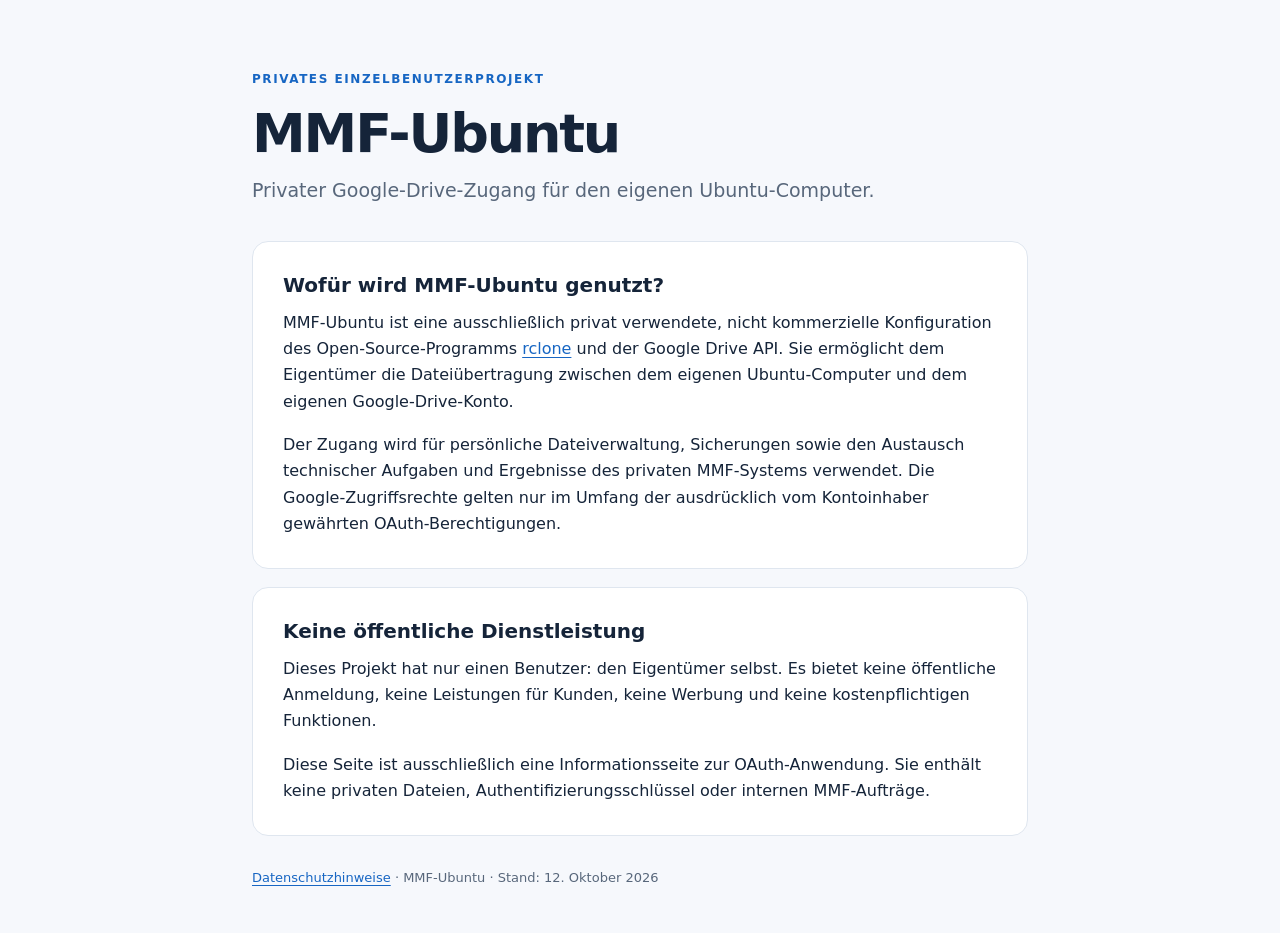
<file: index.html>
<!doctype html>
<html lang="de">
<head>
  <meta charset="utf-8">
  <meta name="viewport" content="width=device-width,initial-scale=1">
  <meta name="robots" content="noindex,nofollow">
  <meta name="description" content="MMF-Ubuntu: private, nicht kommerzielle Verbindung des eigenen Ubuntu-Computers mit dem persönlichen Google Drive über rclone.">
  <title>MMF-Ubuntu – Privater Google-Drive-Zugang</title>
  <link rel="stylesheet" href="style.css">
</head>
<body>
  <main class="wrap">
    <div class="eyebrow">Privates Einzelbenutzerprojekt</div>
    <h1>MMF-Ubuntu</h1>
    <p class="intro">Privater Google-Drive-Zugang für den eigenen Ubuntu-Computer.</p>
    <section class="card">
      <h2>Wofür wird MMF-Ubuntu genutzt?</h2>
      <p>MMF-Ubuntu ist eine ausschließlich privat verwendete, nicht kommerzielle Konfiguration des Open-Source-Programms <a href="https://rclone.org/" rel="noopener noreferrer">rclone</a> und der Google Drive API. Sie ermöglicht dem Eigentümer die Dateiübertragung zwischen dem eigenen Ubuntu-Computer und dem eigenen Google-Drive-Konto.</p>
      <p>Der Zugang wird für persönliche Dateiverwaltung, Sicherungen sowie den Austausch technischer Aufgaben und Ergebnisse des privaten MMF-Systems verwendet. Die Google-Zugriffsrechte gelten nur im Umfang der ausdrücklich vom Kontoinhaber gewährten OAuth-Berechtigungen.</p>
    </section>
    <section class="card">
      <h2>Keine öffentliche Dienstleistung</h2>
      <p>Dieses Projekt hat nur einen Benutzer: den Eigentümer selbst. Es bietet keine öffentliche Anmeldung, keine Leistungen für Kunden, keine Werbung und keine kostenpflichtigen Funktionen.</p>
      <p>Diese Seite ist ausschließlich eine Informationsseite zur OAuth-Anwendung. Sie enthält keine privaten Dateien, Authentifizierungsschlüssel oder internen MMF-Aufträge.</p>
    </section>
    <footer>
      <a href="datenschutz.html">Datenschutzhinweise</a>
      <span> · </span>
      <span>MMF-Ubuntu · Stand: 12. Oktober 2026</span>
    </footer>
  </main>
</body>
</html>
</file>
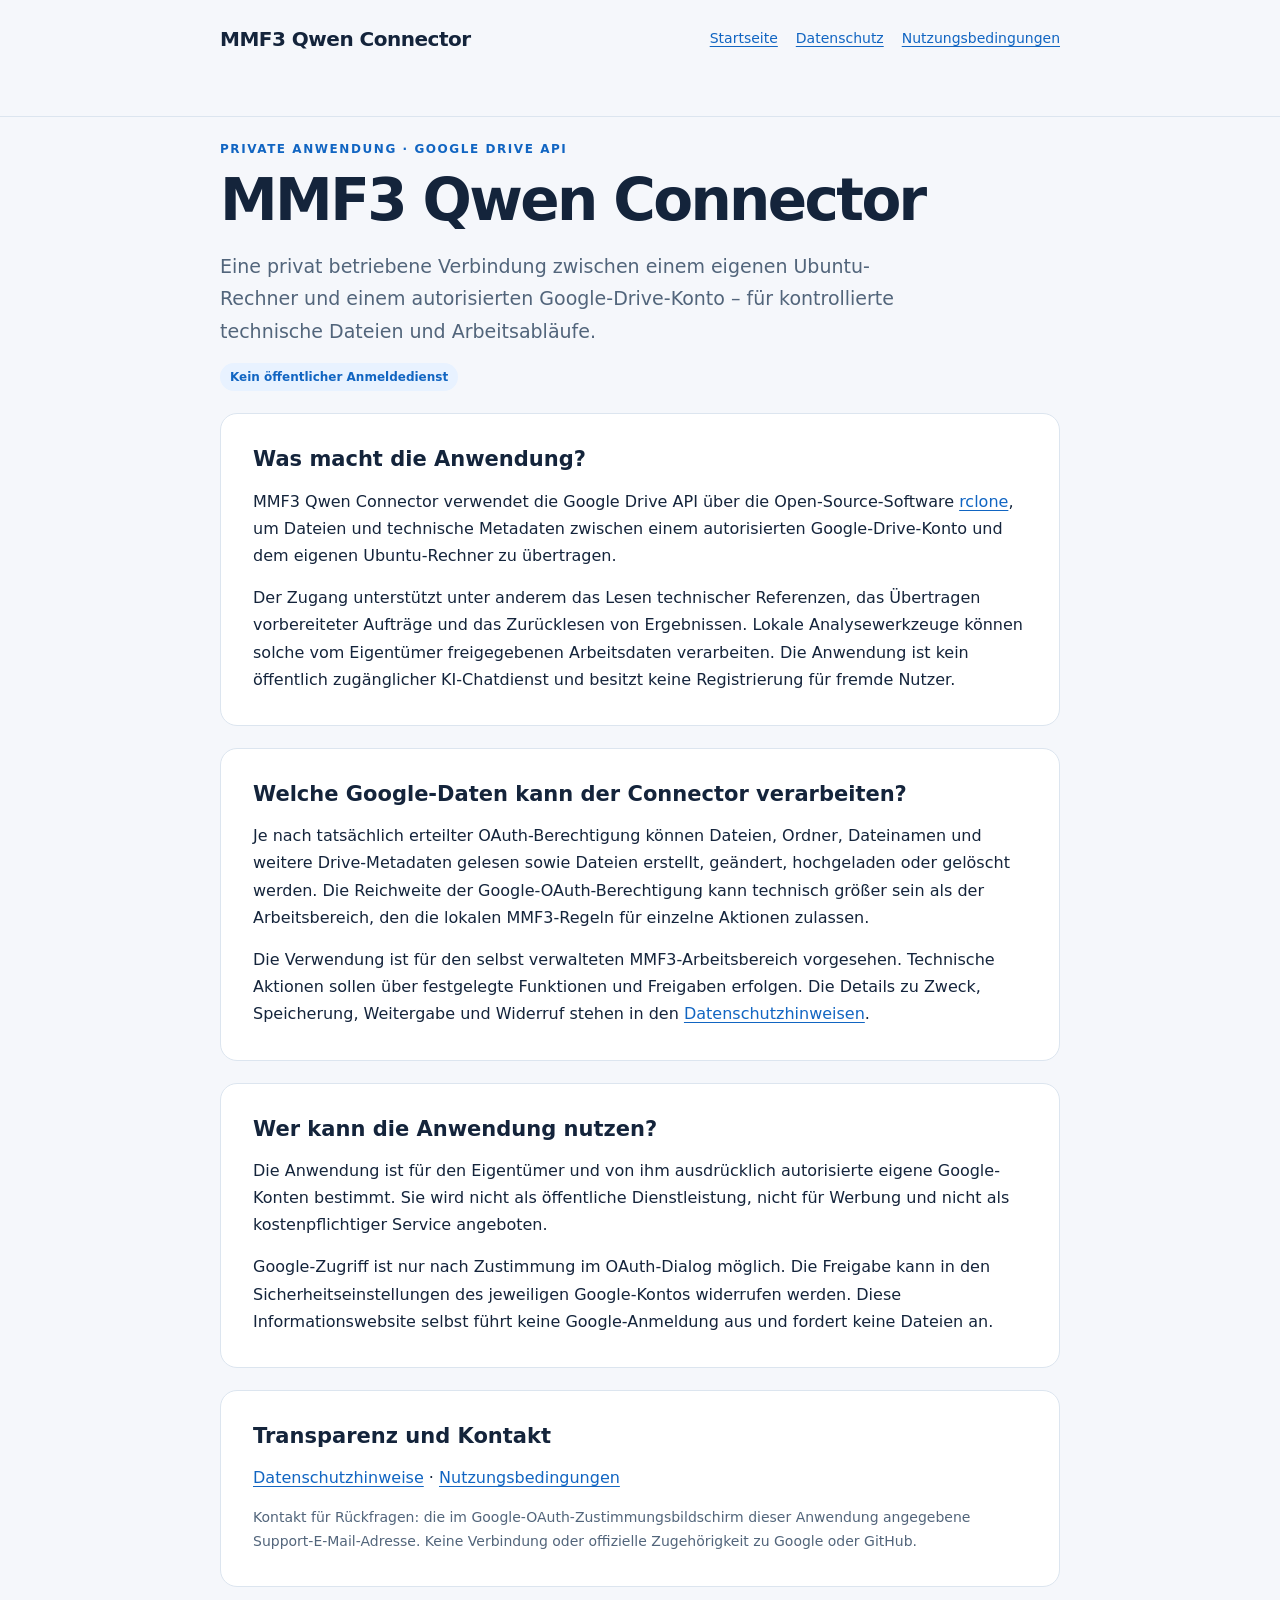
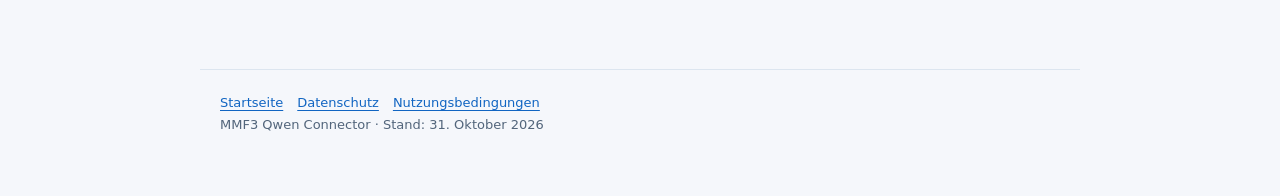
<file: mmf3/index.html>
<!doctype html>
<html lang="de">
<head>
  <meta charset="utf-8">
  <meta name="viewport" content="width=device-width, initial-scale=1">
  <meta name="description" content="MMF3 Qwen Connector: privater, lokal betriebener Google-Drive-Zugang für die technische Zusammenarbeit zwischen Ubuntu, rclone und lokal unterstützten MMF3-Workflows.">
  <title>MMF3 Qwen Connector – Privater Google-Drive-Zugang</title>
  <link rel="stylesheet" href="style.css">
</head>
<body>
  <header><div class="wrap header-row"><a class="brand" href="index.html">MMF3 Qwen Connector</a><nav aria-label="Hauptnavigation"><a href="index.html" aria-current="page">Startseite</a><a href="datenschutz.html">Datenschutz</a><a href="nutzungsbedingungen.html">Nutzungsbedingungen</a></nav></div></header>
  <main class="wrap">
    <div class="eyebrow">Private Anwendung · Google Drive API</div>
    <h1 class="hero">MMF3 Qwen Connector</h1>
    <p class="lede">Eine privat betriebene Verbindung zwischen einem eigenen Ubuntu-Rechner und einem autorisierten Google-Drive-Konto – für kontrollierte technische Dateien und Arbeitsabläufe.</p>
    <span class="badge">Kein öffentlicher Anmeldedienst</span>
    <section class="card">
      <h2>Was macht die Anwendung?</h2>
      <p>MMF3 Qwen Connector verwendet die Google Drive API über die Open-Source-Software <a href="https://rclone.org/drive/" rel="noopener noreferrer">rclone</a>, um Dateien und technische Metadaten zwischen einem autorisierten Google-Drive-Konto und dem eigenen Ubuntu-Rechner zu übertragen.</p>
      <p>Der Zugang unterstützt unter anderem das Lesen technischer Referenzen, das Übertragen vorbereiteter Aufträge und das Zurücklesen von Ergebnissen. Lokale Analysewerkzeuge können solche vom Eigentümer freigegebenen Arbeitsdaten verarbeiten. Die Anwendung ist kein öffentlich zugänglicher KI-Chatdienst und besitzt keine Registrierung für fremde Nutzer.</p>
    </section>
    <section class="card">
      <h2>Welche Google-Daten kann der Connector verarbeiten?</h2>
      <p>Je nach tatsächlich erteilter OAuth-Berechtigung können Dateien, Ordner, Dateinamen und weitere Drive-Metadaten gelesen sowie Dateien erstellt, geändert, hochgeladen oder gelöscht werden. Die Reichweite der Google-OAuth-Berechtigung kann technisch größer sein als der Arbeitsbereich, den die lokalen MMF3-Regeln für einzelne Aktionen zulassen.</p>
      <p>Die Verwendung ist für den selbst verwalteten MMF3-Arbeitsbereich vorgesehen. Technische Aktionen sollen über festgelegte Funktionen und Freigaben erfolgen. Die Details zu Zweck, Speicherung, Weitergabe und Widerruf stehen in den <a href="datenschutz.html">Datenschutzhinweisen</a>.</p>
    </section>
    <section class="card">
      <h2>Wer kann die Anwendung nutzen?</h2>
      <p>Die Anwendung ist für den Eigentümer und von ihm ausdrücklich autorisierte eigene Google-Konten bestimmt. Sie wird nicht als öffentliche Dienstleistung, nicht für Werbung und nicht als kostenpflichtiger Service angeboten.</p>
      <p>Google-Zugriff ist nur nach Zustimmung im OAuth-Dialog möglich. Die Freigabe kann in den Sicherheitseinstellungen des jeweiligen Google-Kontos widerrufen werden. Diese Informationswebsite selbst führt keine Google-Anmeldung aus und fordert keine Dateien an.</p>
    </section>
    <section class="card">
      <h2>Transparenz und Kontakt</h2>
      <p><a href="datenschutz.html">Datenschutzhinweise</a> · <a href="nutzungsbedingungen.html">Nutzungsbedingungen</a></p>
      <p class="muted small">Kontakt für Rückfragen: die im Google-OAuth-Zustimmungsbildschirm dieser Anwendung angegebene Support-E-Mail-Adresse. Keine Verbindung oder offizielle Zugehörigkeit zu Google oder GitHub.</p>
    </section>
  </main>
  <footer class="wrap"><a href="index.html">Startseite</a><a href="datenschutz.html">Datenschutz</a><a href="nutzungsbedingungen.html">Nutzungsbedingungen</a><div>MMF3 Qwen Connector · Stand: 31. Oktober 2026</div></footer>
</body>
</html>
</file>
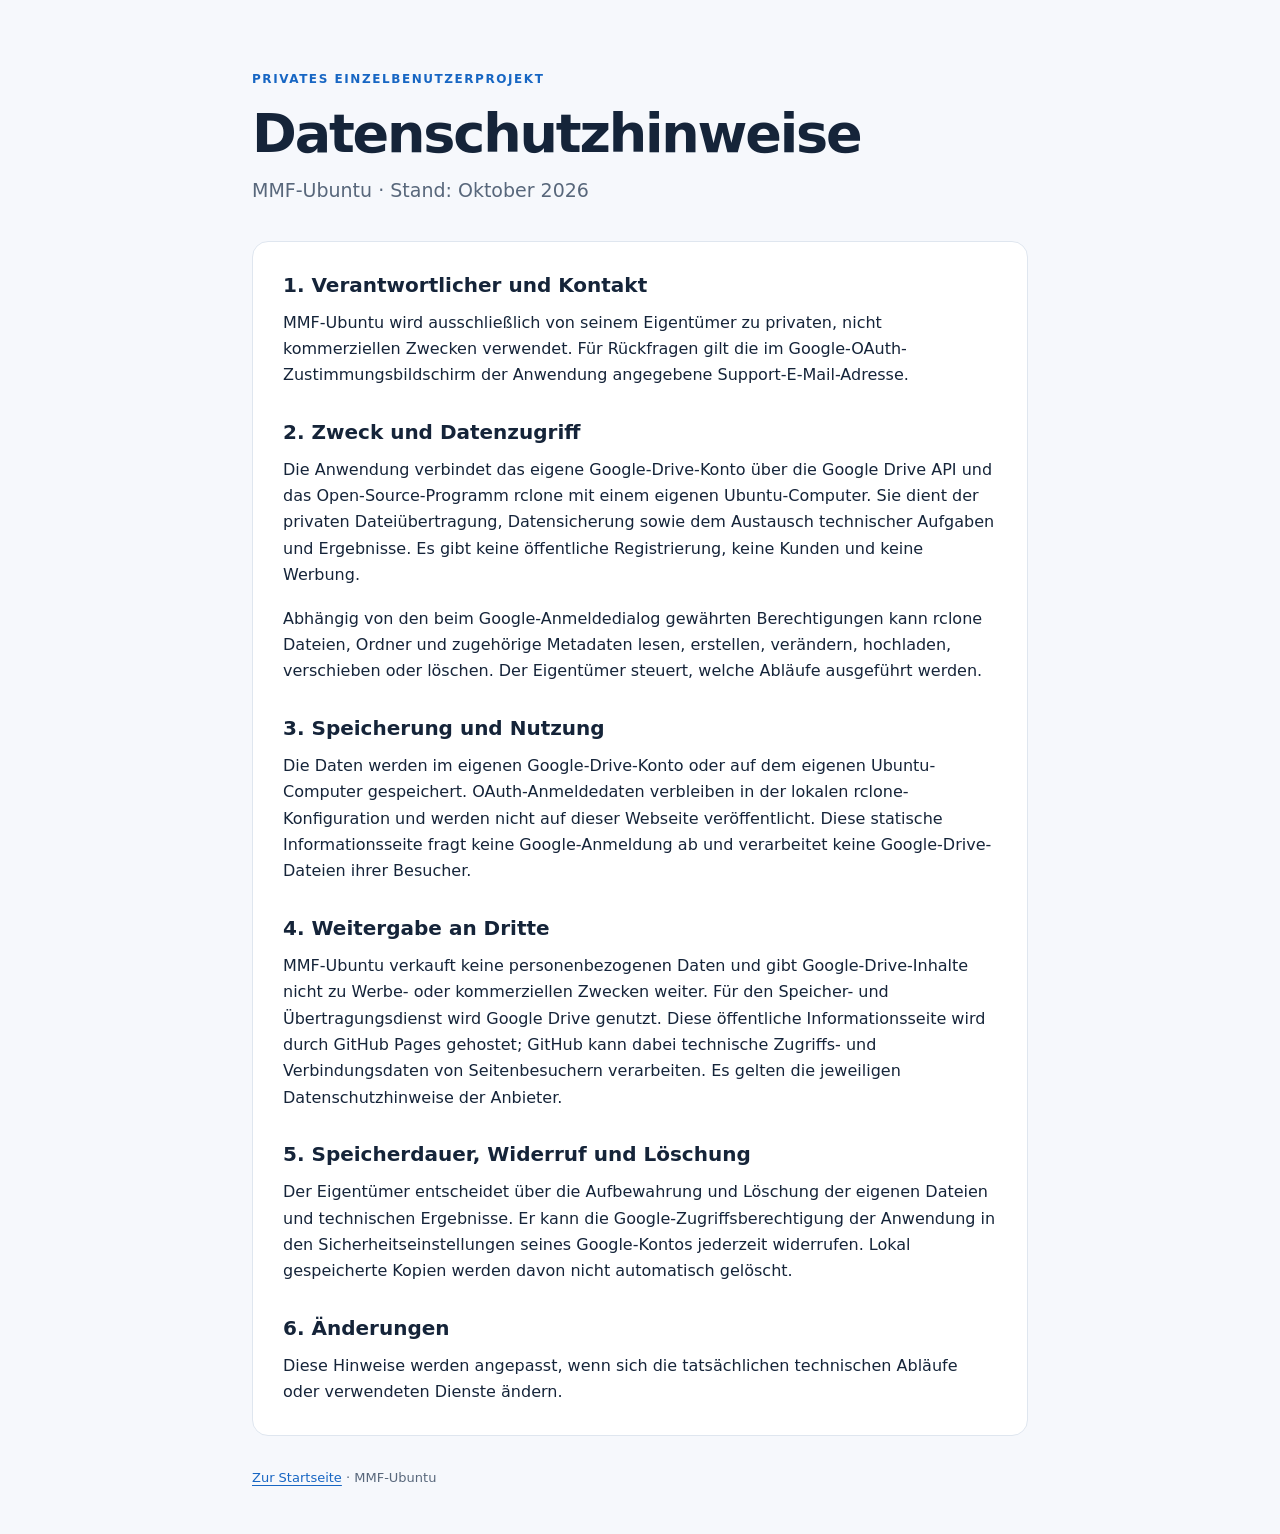
<file: datenschutz.html>
<!doctype html>
<html lang="de">
<head>
  <meta charset="utf-8">
  <meta name="viewport" content="width=device-width,initial-scale=1">
  <meta name="robots" content="noindex,nofollow">
  <meta name="description" content="Datenschutzhinweise für die ausschließlich privat verwendete OAuth-Anwendung MMF-Ubuntu.">
  <title>Datenschutzhinweise – MMF-Ubuntu</title>
  <link rel="stylesheet" href="style.css">
</head>
<body>
  <main class="wrap">
    <div class="eyebrow">Privates Einzelbenutzerprojekt</div>
    <h1>Datenschutzhinweise</h1>
    <p class="intro">MMF-Ubuntu · Stand: Oktober 2026</p>
    <section class="card">
      <h2>1. Verantwortlicher und Kontakt</h2>
      <p>MMF-Ubuntu wird ausschließlich von seinem Eigentümer zu privaten, nicht kommerziellen Zwecken verwendet. Für Rückfragen gilt die im Google-OAuth-Zustimmungsbildschirm der Anwendung angegebene Support-E-Mail-Adresse.</p>
      <h2>2. Zweck und Datenzugriff</h2>
      <p>Die Anwendung verbindet das eigene Google-Drive-Konto über die Google Drive API und das Open-Source-Programm rclone mit einem eigenen Ubuntu-Computer. Sie dient der privaten Dateiübertragung, Datensicherung sowie dem Austausch technischer Aufgaben und Ergebnisse. Es gibt keine öffentliche Registrierung, keine Kunden und keine Werbung.</p>
      <p>Abhängig von den beim Google-Anmeldedialog gewährten Berechtigungen kann rclone Dateien, Ordner und zugehörige Metadaten lesen, erstellen, verändern, hochladen, verschieben oder löschen. Der Eigentümer steuert, welche Abläufe ausgeführt werden.</p>
      <h2>3. Speicherung und Nutzung</h2>
      <p>Die Daten werden im eigenen Google-Drive-Konto oder auf dem eigenen Ubuntu-Computer gespeichert. OAuth-Anmeldedaten verbleiben in der lokalen rclone-Konfiguration und werden nicht auf dieser Webseite veröffentlicht. Diese statische Informationsseite fragt keine Google-Anmeldung ab und verarbeitet keine Google-Drive-Dateien ihrer Besucher.</p>
      <h2>4. Weitergabe an Dritte</h2>
      <p>MMF-Ubuntu verkauft keine personenbezogenen Daten und gibt Google-Drive-Inhalte nicht zu Werbe- oder kommerziellen Zwecken weiter. Für den Speicher- und Übertragungsdienst wird Google Drive genutzt. Diese öffentliche Informationsseite wird durch GitHub Pages gehostet; GitHub kann dabei technische Zugriffs- und Verbindungsdaten von Seitenbesuchern verarbeiten. Es gelten die jeweiligen Datenschutzhinweise der Anbieter.</p>
      <h2>5. Speicherdauer, Widerruf und Löschung</h2>
      <p>Der Eigentümer entscheidet über die Aufbewahrung und Löschung der eigenen Dateien und technischen Ergebnisse. Er kann die Google-Zugriffsberechtigung der Anwendung in den Sicherheitseinstellungen seines Google-Kontos jederzeit widerrufen. Lokal gespeicherte Kopien werden davon nicht automatisch gelöscht.</p>
      <h2>6. Änderungen</h2>
      <p>Diese Hinweise werden angepasst, wenn sich die tatsächlichen technischen Abläufe oder verwendeten Dienste ändern.</p>
    </section>
    <footer><a href="index.html">Zur Startseite</a> · MMF-Ubuntu</footer>
  </main>
</body>
</html>
</file>
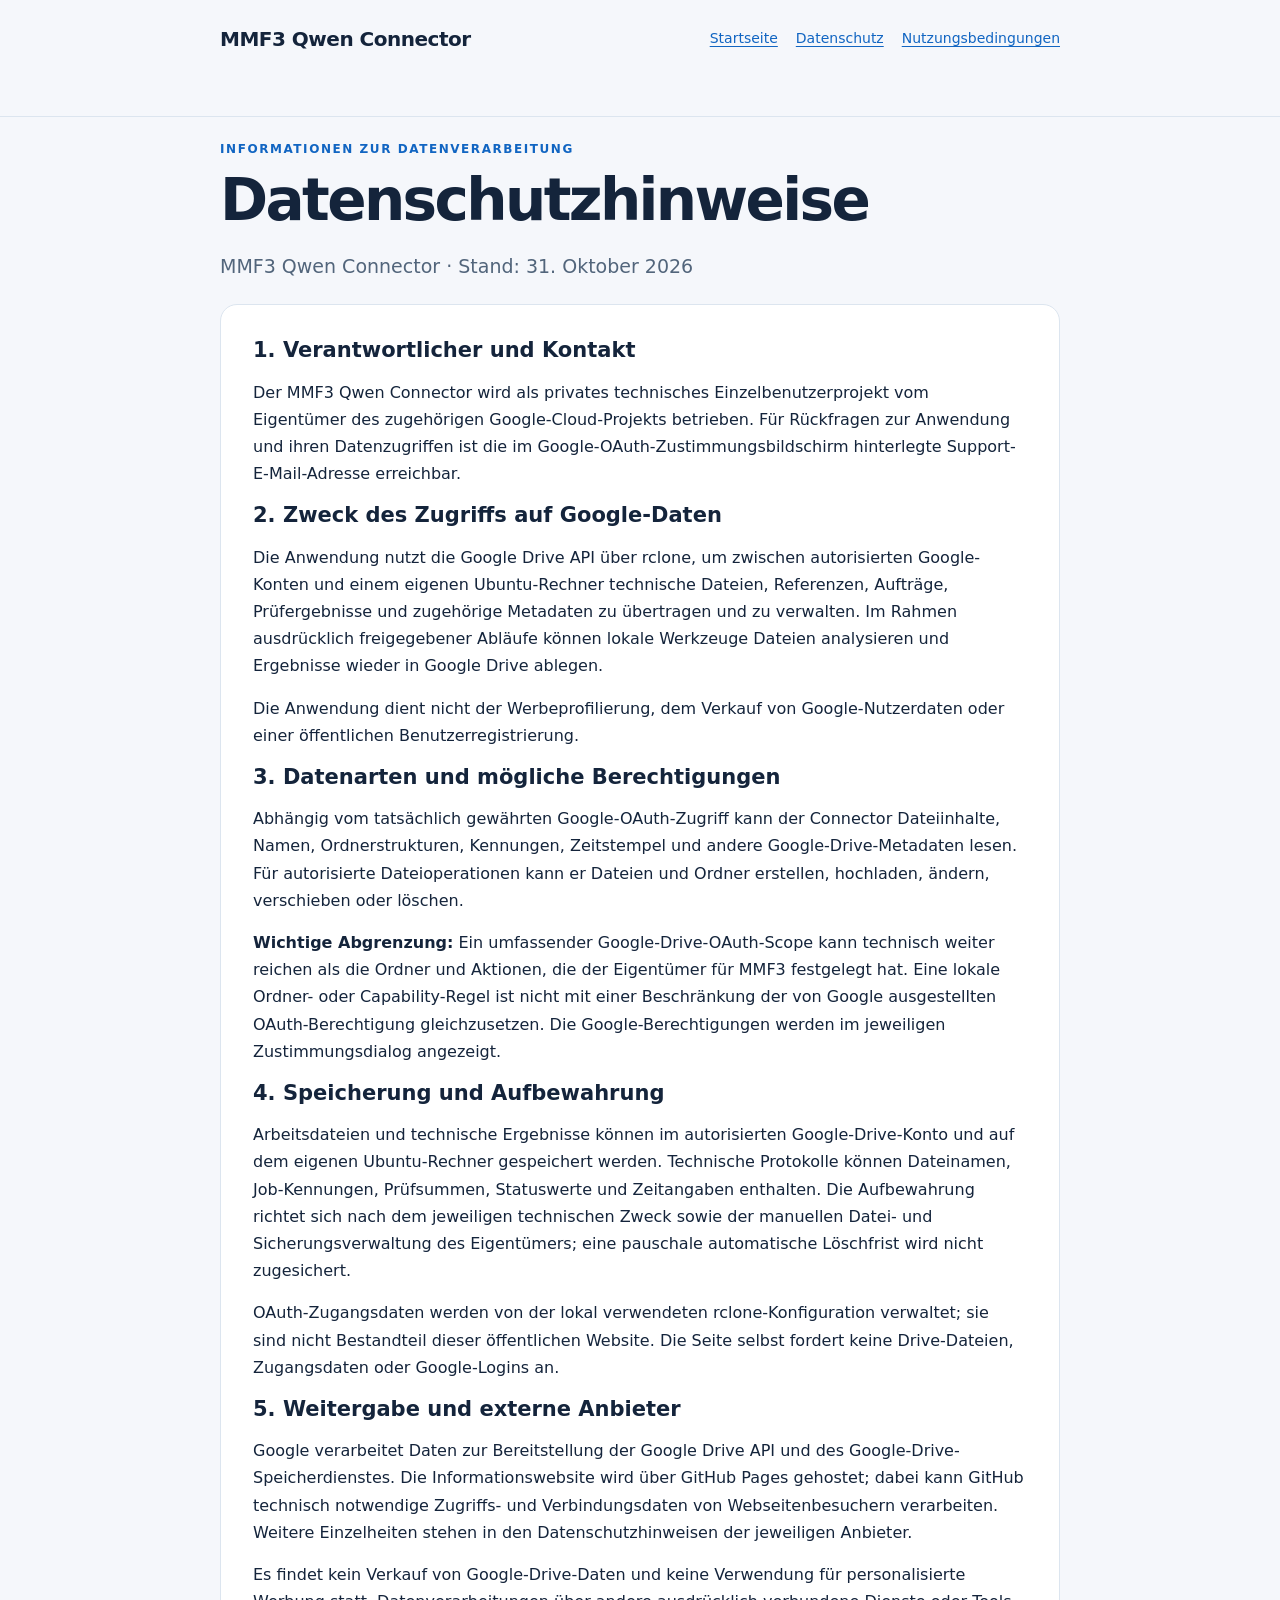
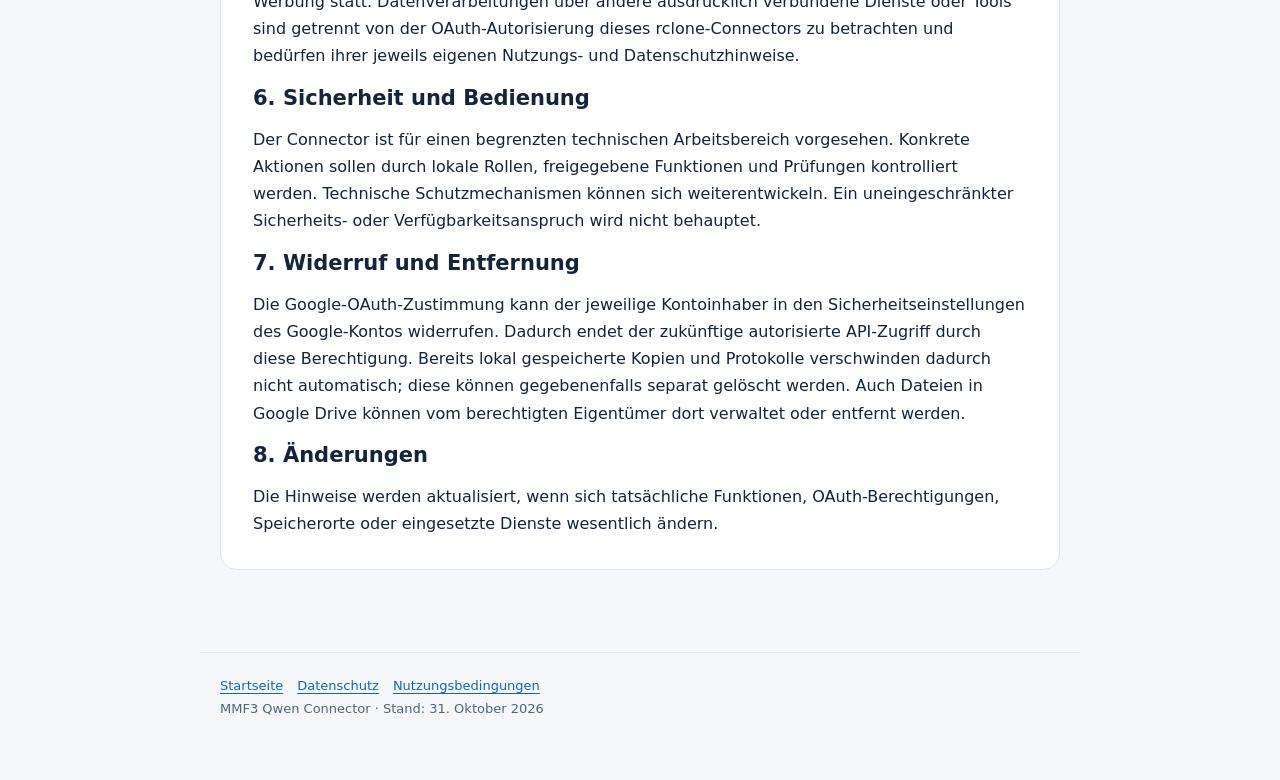
<file: mmf3/datenschutz.html>
<!doctype html>
<html lang="de">
<head>
<meta charset="utf-8"><meta name="viewport" content="width=device-width, initial-scale=1">
<meta name="description" content="Datenschutzhinweise für den privaten Google-Drive-Connector MMF3 Qwen Connector.">
<title>Datenschutzhinweise – MMF3 Qwen Connector</title><link rel="stylesheet" href="style.css">
</head>
<body>
<header><div class="wrap header-row"><a class="brand" href="index.html">MMF3 Qwen Connector</a><nav aria-label="Hauptnavigation"><a href="index.html">Startseite</a><a href="datenschutz.html" aria-current="page">Datenschutz</a><a href="nutzungsbedingungen.html">Nutzungsbedingungen</a></nav></div></header>
<main class="wrap">
<div class="eyebrow">Informationen zur Datenverarbeitung</div><h1 class="hero">Datenschutzhinweise</h1>
<p class="lede">MMF3 Qwen Connector · Stand: 31. Oktober 2026</p>
<section class="card">
<h2>1. Verantwortlicher und Kontakt</h2>
<p>Der MMF3 Qwen Connector wird als privates technisches Einzelbenutzerprojekt vom Eigentümer des zugehörigen Google-Cloud-Projekts betrieben. Für Rückfragen zur Anwendung und ihren Datenzugriffen ist die im Google-OAuth-Zustimmungsbildschirm hinterlegte Support-E-Mail-Adresse erreichbar.</p>
<h2>2. Zweck des Zugriffs auf Google-Daten</h2>
<p>Die Anwendung nutzt die Google Drive API über rclone, um zwischen autorisierten Google-Konten und einem eigenen Ubuntu-Rechner technische Dateien, Referenzen, Aufträge, Prüfergebnisse und zugehörige Metadaten zu übertragen und zu verwalten. Im Rahmen ausdrücklich freigegebener Abläufe können lokale Werkzeuge Dateien analysieren und Ergebnisse wieder in Google Drive ablegen.</p>
<p>Die Anwendung dient nicht der Werbeprofilierung, dem Verkauf von Google-Nutzerdaten oder einer öffentlichen Benutzerregistrierung.</p>
<h2>3. Datenarten und mögliche Berechtigungen</h2>
<p>Abhängig vom tatsächlich gewährten Google-OAuth-Zugriff kann der Connector Dateiinhalte, Namen, Ordnerstrukturen, Kennungen, Zeitstempel und andere Google-Drive-Metadaten lesen. Für autorisierte Dateioperationen kann er Dateien und Ordner erstellen, hochladen, ändern, verschieben oder löschen.</p>
<p><strong>Wichtige Abgrenzung:</strong> Ein umfassender Google-Drive-OAuth-Scope kann technisch weiter reichen als die Ordner und Aktionen, die der Eigentümer für MMF3 festgelegt hat. Eine lokale Ordner- oder Capability-Regel ist nicht mit einer Beschränkung der von Google ausgestellten OAuth-Berechtigung gleichzusetzen. Die Google-Berechtigungen werden im jeweiligen Zustimmungsdialog angezeigt.</p>
<h2>4. Speicherung und Aufbewahrung</h2>
<p>Arbeitsdateien und technische Ergebnisse können im autorisierten Google-Drive-Konto und auf dem eigenen Ubuntu-Rechner gespeichert werden. Technische Protokolle können Dateinamen, Job-Kennungen, Prüfsummen, Statuswerte und Zeitangaben enthalten. Die Aufbewahrung richtet sich nach dem jeweiligen technischen Zweck sowie der manuellen Datei- und Sicherungsverwaltung des Eigentümers; eine pauschale automatische Löschfrist wird nicht zugesichert.</p>
<p>OAuth-Zugangsdaten werden von der lokal verwendeten rclone-Konfiguration verwaltet; sie sind nicht Bestandteil dieser öffentlichen Website. Die Seite selbst fordert keine Drive-Dateien, Zugangsdaten oder Google-Logins an.</p>
<h2>5. Weitergabe und externe Anbieter</h2>
<p>Google verarbeitet Daten zur Bereitstellung der Google Drive API und des Google-Drive-Speicherdienstes. Die Informationswebsite wird über GitHub Pages gehostet; dabei kann GitHub technisch notwendige Zugriffs- und Verbindungsdaten von Webseitenbesuchern verarbeiten. Weitere Einzelheiten stehen in den Datenschutzhinweisen der jeweiligen Anbieter.</p>
<p>Es findet kein Verkauf von Google-Drive-Daten und keine Verwendung für personalisierte Werbung statt. Datenverarbeitungen über andere ausdrücklich verbundene Dienste oder Tools sind getrennt von der OAuth-Autorisierung dieses rclone-Connectors zu betrachten und bedürfen ihrer jeweils eigenen Nutzungs- und Datenschutzhinweise.</p>
<h2>6. Sicherheit und Bedienung</h2>
<p>Der Connector ist für einen begrenzten technischen Arbeitsbereich vorgesehen. Konkrete Aktionen sollen durch lokale Rollen, freigegebene Funktionen und Prüfungen kontrolliert werden. Technische Schutzmechanismen können sich weiterentwickeln. Ein uneingeschränkter Sicherheits- oder Verfügbarkeitsanspruch wird nicht behauptet.</p>
<h2>7. Widerruf und Entfernung</h2>
<p>Die Google-OAuth-Zustimmung kann der jeweilige Kontoinhaber in den Sicherheitseinstellungen des Google-Kontos widerrufen. Dadurch endet der zukünftige autorisierte API-Zugriff durch diese Berechtigung. Bereits lokal gespeicherte Kopien und Protokolle verschwinden dadurch nicht automatisch; diese können gegebenenfalls separat gelöscht werden. Auch Dateien in Google Drive können vom berechtigten Eigentümer dort verwaltet oder entfernt werden.</p>
<h2>8. Änderungen</h2>
<p>Die Hinweise werden aktualisiert, wenn sich tatsächliche Funktionen, OAuth-Berechtigungen, Speicherorte oder eingesetzte Dienste wesentlich ändern.</p>
</section>
</main>
<footer class="wrap"><a href="index.html">Startseite</a><a href="datenschutz.html">Datenschutz</a><a href="nutzungsbedingungen.html">Nutzungsbedingungen</a><div>MMF3 Qwen Connector · Stand: 31. Oktober 2026</div></footer>
</body></html>
</file>
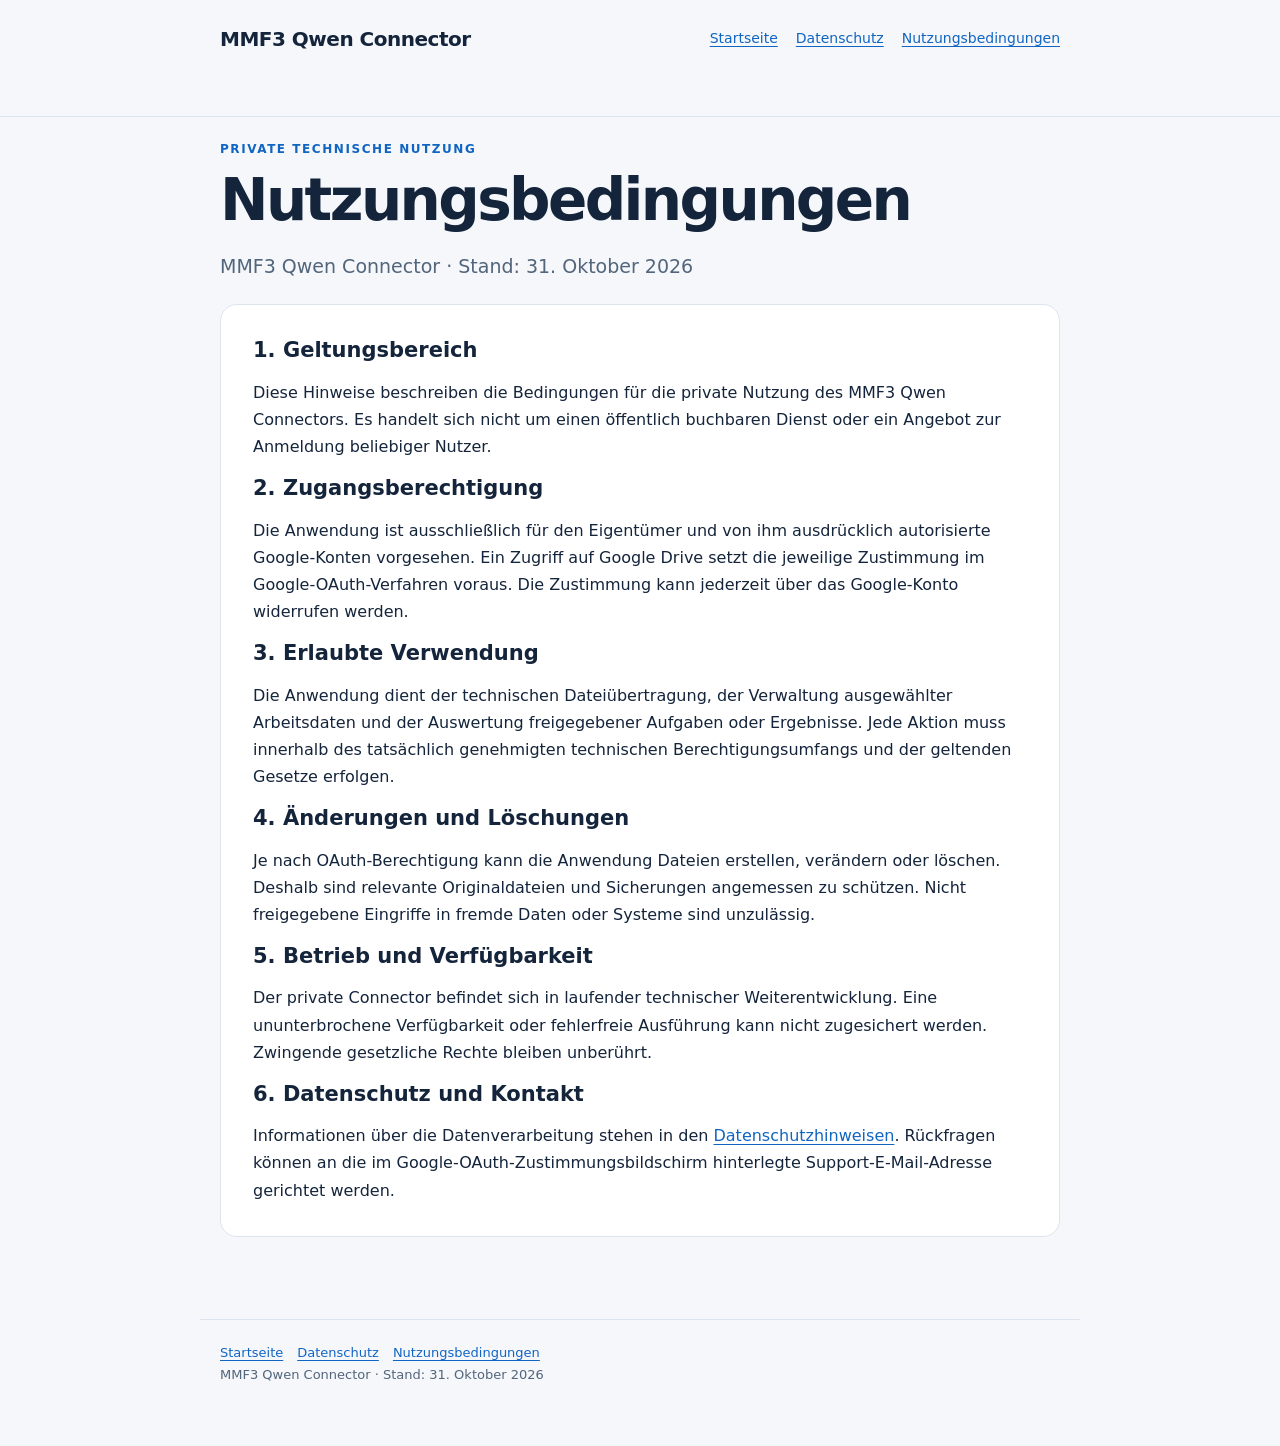
<file: mmf3/nutzungsbedingungen.html>
<!doctype html>
<html lang="de">
<head><meta charset="utf-8"><meta name="viewport" content="width=device-width, initial-scale=1"><meta name="description" content="Nutzungsbedingungen des privaten MMF3 Qwen Connectors."><title>Nutzungsbedingungen – MMF3 Qwen Connector</title><link rel="stylesheet" href="style.css"></head>
<body>
<header><div class="wrap header-row"><a class="brand" href="index.html">MMF3 Qwen Connector</a><nav aria-label="Hauptnavigation"><a href="index.html">Startseite</a><a href="datenschutz.html">Datenschutz</a><a href="nutzungsbedingungen.html" aria-current="page">Nutzungsbedingungen</a></nav></div></header>
<main class="wrap"><div class="eyebrow">Private technische Nutzung</div><h1 class="hero">Nutzungsbedingungen</h1><p class="lede">MMF3 Qwen Connector · Stand: 31. Oktober 2026</p>
<section class="card">
<h2>1. Geltungsbereich</h2><p>Diese Hinweise beschreiben die Bedingungen für die private Nutzung des MMF3 Qwen Connectors. Es handelt sich nicht um einen öffentlich buchbaren Dienst oder ein Angebot zur Anmeldung beliebiger Nutzer.</p>
<h2>2. Zugangsberechtigung</h2><p>Die Anwendung ist ausschließlich für den Eigentümer und von ihm ausdrücklich autorisierte Google-Konten vorgesehen. Ein Zugriff auf Google Drive setzt die jeweilige Zustimmung im Google-OAuth-Verfahren voraus. Die Zustimmung kann jederzeit über das Google-Konto widerrufen werden.</p>
<h2>3. Erlaubte Verwendung</h2><p>Die Anwendung dient der technischen Dateiübertragung, der Verwaltung ausgewählter Arbeitsdaten und der Auswertung freigegebener Aufgaben oder Ergebnisse. Jede Aktion muss innerhalb des tatsächlich genehmigten technischen Berechtigungsumfangs und der geltenden Gesetze erfolgen.</p>
<h2>4. Änderungen und Löschungen</h2><p>Je nach OAuth-Berechtigung kann die Anwendung Dateien erstellen, verändern oder löschen. Deshalb sind relevante Originaldateien und Sicherungen angemessen zu schützen. Nicht freigegebene Eingriffe in fremde Daten oder Systeme sind unzulässig.</p>
<h2>5. Betrieb und Verfügbarkeit</h2><p>Der private Connector befindet sich in laufender technischer Weiterentwicklung. Eine ununterbrochene Verfügbarkeit oder fehlerfreie Ausführung kann nicht zugesichert werden. Zwingende gesetzliche Rechte bleiben unberührt.</p>
<h2>6. Datenschutz und Kontakt</h2><p>Informationen über die Datenverarbeitung stehen in den <a href="datenschutz.html">Datenschutzhinweisen</a>. Rückfragen können an die im Google-OAuth-Zustimmungsbildschirm hinterlegte Support-E-Mail-Adresse gerichtet werden.</p>
</section></main>
<footer class="wrap"><a href="index.html">Startseite</a><a href="datenschutz.html">Datenschutz</a><a href="nutzungsbedingungen.html">Nutzungsbedingungen</a><div>MMF3 Qwen Connector · Stand: 31. Oktober 2026</div></footer>
</body></html>
</file>
<file: style.css>
:root{color-scheme:light dark;--bg:#f6f8fc;--fg:#152439;--muted:#58677b;--card:#fff;--line:#dfe6ef;--blue:#1766c3}
@media(prefers-color-scheme:dark){:root{--bg:#0e1724;--fg:#e8eef6;--muted:#a1afc2;--card:#182638;--line:#304056;--blue:#86baff}}
*{box-sizing:border-box}body{margin:0;background:var(--bg);color:var(--fg);font:16px/1.65 system-ui,-apple-system,BlinkMacSystemFont,"Segoe UI",sans-serif}.wrap{max-width:820px;margin:0 auto;padding:clamp(26px,6vw,70px) 22px 45px}.eyebrow{text-transform:uppercase;letter-spacing:.13em;font-size:12px;font-weight:700;color:var(--blue)}h1{font-size:clamp(34px,6vw,54px);letter-spacing:-.04em;line-height:1.1;margin:14px 0 12px}h2{font-size:20px;margin:0 0 12px;line-height:1.3}.intro{font-size:19px;color:var(--muted);margin:0 0 34px}.card{background:var(--card);border:1px solid var(--line);border-radius:16px;padding:clamp(21px,4vw,30px);margin:18px 0}.card h2:not(:first-child){margin-top:30px}.card p:last-child{margin-bottom:0}p{margin:0 0 17px}a{color:var(--blue);text-underline-offset:3px}footer{color:var(--muted);font-size:13px;margin-top:31px}
</file>
<file: mmf3/style.css>
:root{color-scheme:light dark;--bg:#f5f7fb;--fg:#14243b;--muted:#52657b;--card:#ffffff;--line:#dce5ef;--accent:#1165c2;--accent-bg:#e8f2ff;--quiet:#d6e2f0}
@media(prefers-color-scheme:dark){:root{--bg:#0c1421;--fg:#e9f0f8;--muted:#b1c0d1;--card:#15243a;--line:#30445a;--accent:#8ac1ff;--accent-bg:#142b43;--quiet:#36526b}}
*{box-sizing:border-box}body{margin:0;background:var(--bg);color:var(--fg);font:16px/1.7 system-ui,-apple-system,BlinkMacSystemFont,"Segoe UI",sans-serif}a{color:var(--accent);text-underline-offset:3px}a:focus-visible{outline:3px solid var(--accent);outline-offset:4px;border-radius:3px}.wrap{max-width:880px;margin:auto;padding:22px 20px 60px}header{border-bottom:1px solid var(--line)}.header-row{display:flex;align-items:center;justify-content:space-between;gap:20px;flex-wrap:wrap}.brand{font-weight:780;letter-spacing:-.025em;font-size:20px;color:var(--fg);text-decoration:none}nav{display:flex;gap:18px;flex-wrap:wrap}nav a{font-size:14px}main{padding-top:40px}.eyebrow{text-transform:uppercase;font-weight:750;letter-spacing:.13em;color:var(--accent);font-size:12px}.hero{margin:10px 0 17px;line-height:1.1;font-size:clamp(36px,6vw,58px);letter-spacing:-.045em}.lede{color:var(--muted);font-size:19px;max-width:680px}.card{margin:22px 0;border:1px solid var(--line);border-radius:17px;padding:clamp(20px,4vw,32px);background:var(--card)}h2{font-size:21px;line-height:1.25;margin:0 0 15px}h3{font-size:17px;margin:22px 0 5px}p{margin:0 0 15px}p:last-child{margin-bottom:0}ul{margin-top:0;padding-left:22px}li{padding-bottom:7px}.badge{display:inline-block;font-size:12px;padding:4px 10px;border-radius:999px;background:var(--accent-bg);color:var(--accent);font-weight:650}.muted{color:var(--muted)}.small{font-size:14px}footer{padding-top:22px;border-top:1px solid var(--line);font-size:13px;color:var(--muted)}footer a{margin-right:14px}@media(max-width:640px){.wrap{padding:17px 17px 48px}.header-row{align-items:flex-start}nav{gap:12px}main{padding-top:26px}}
</file>
